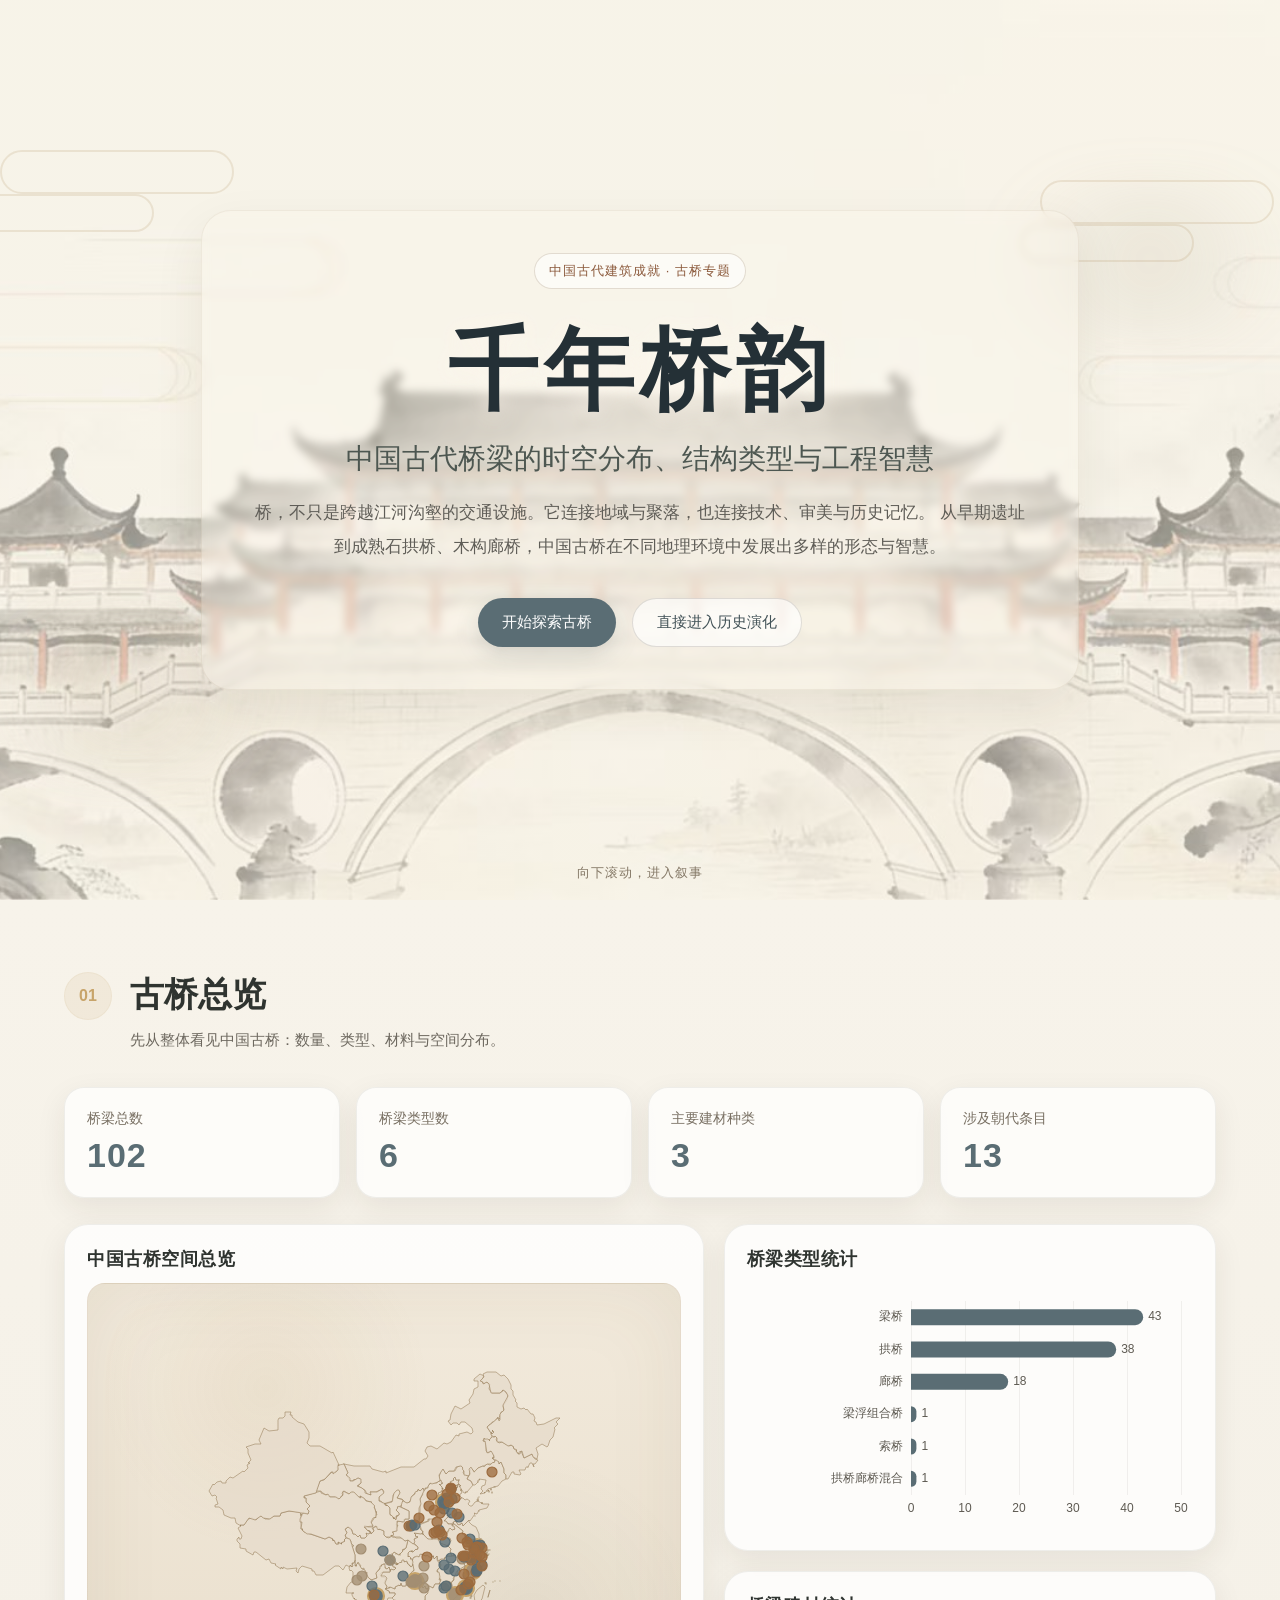
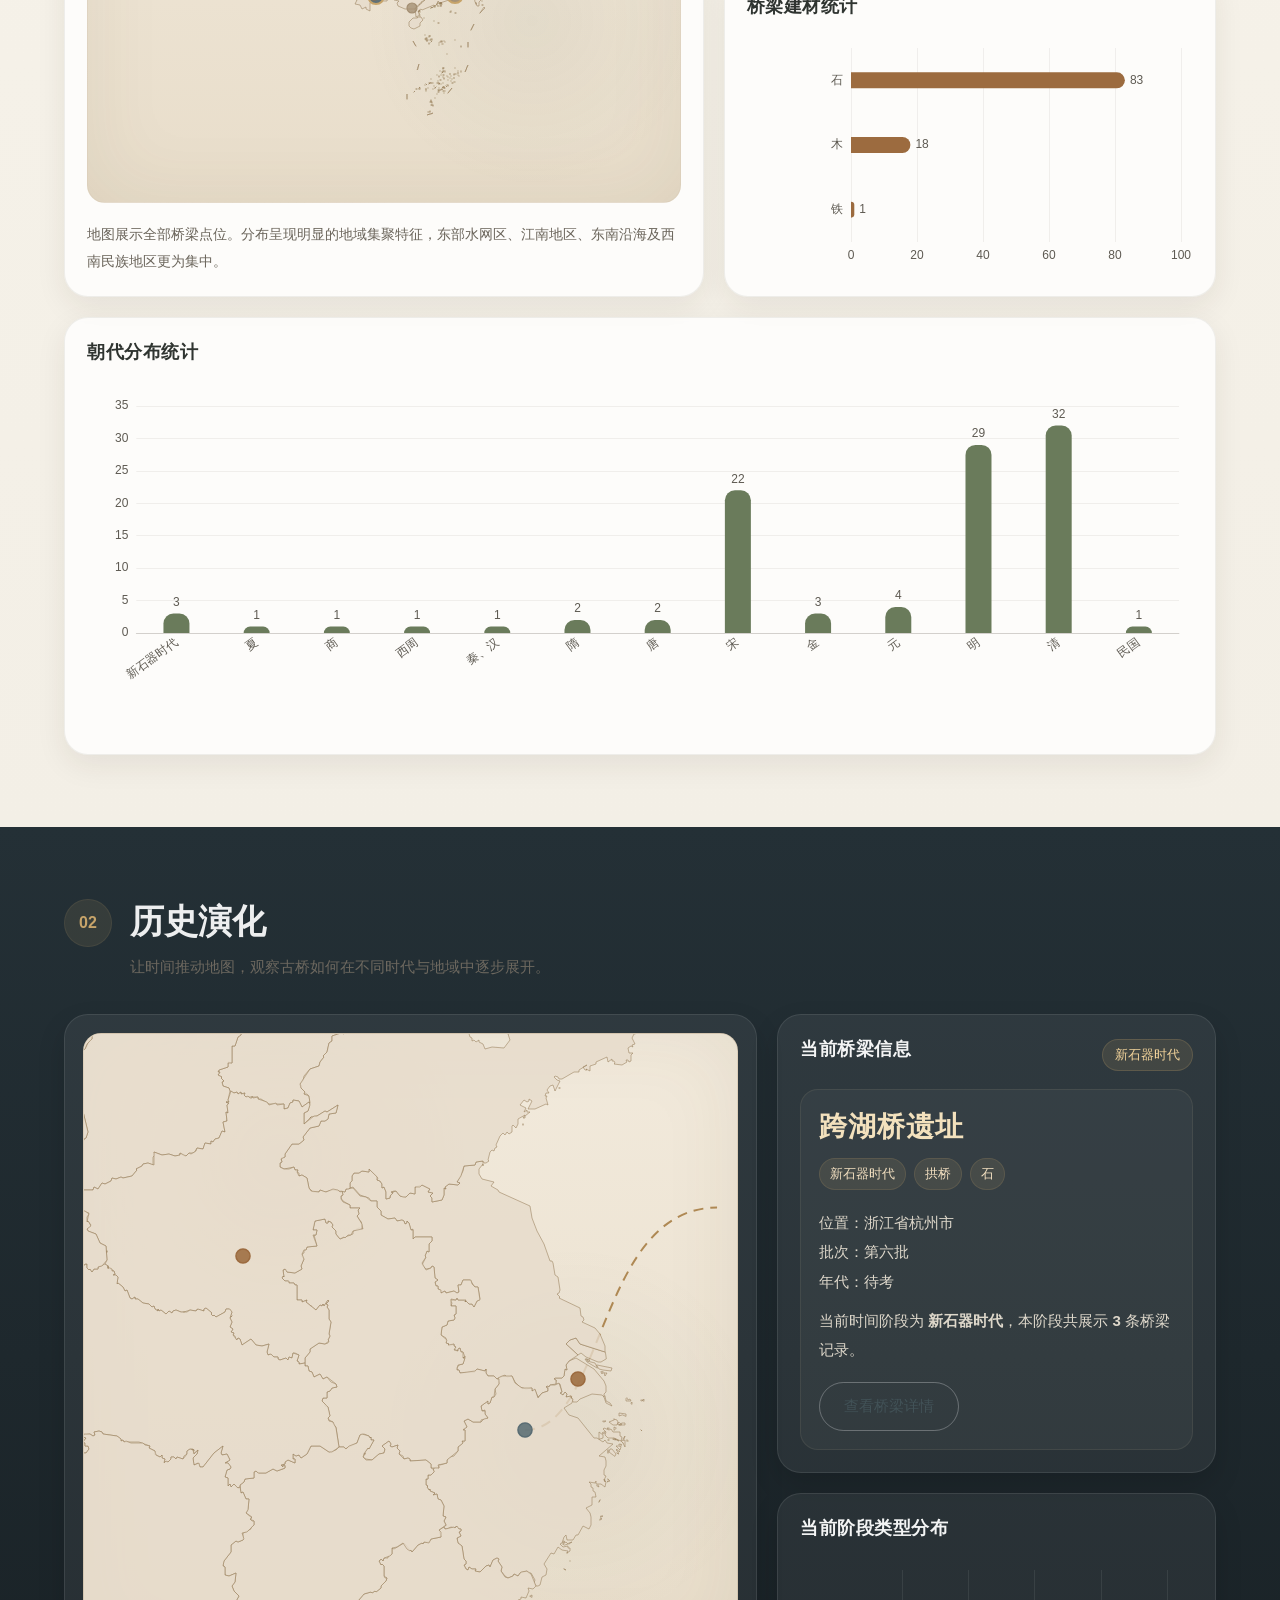
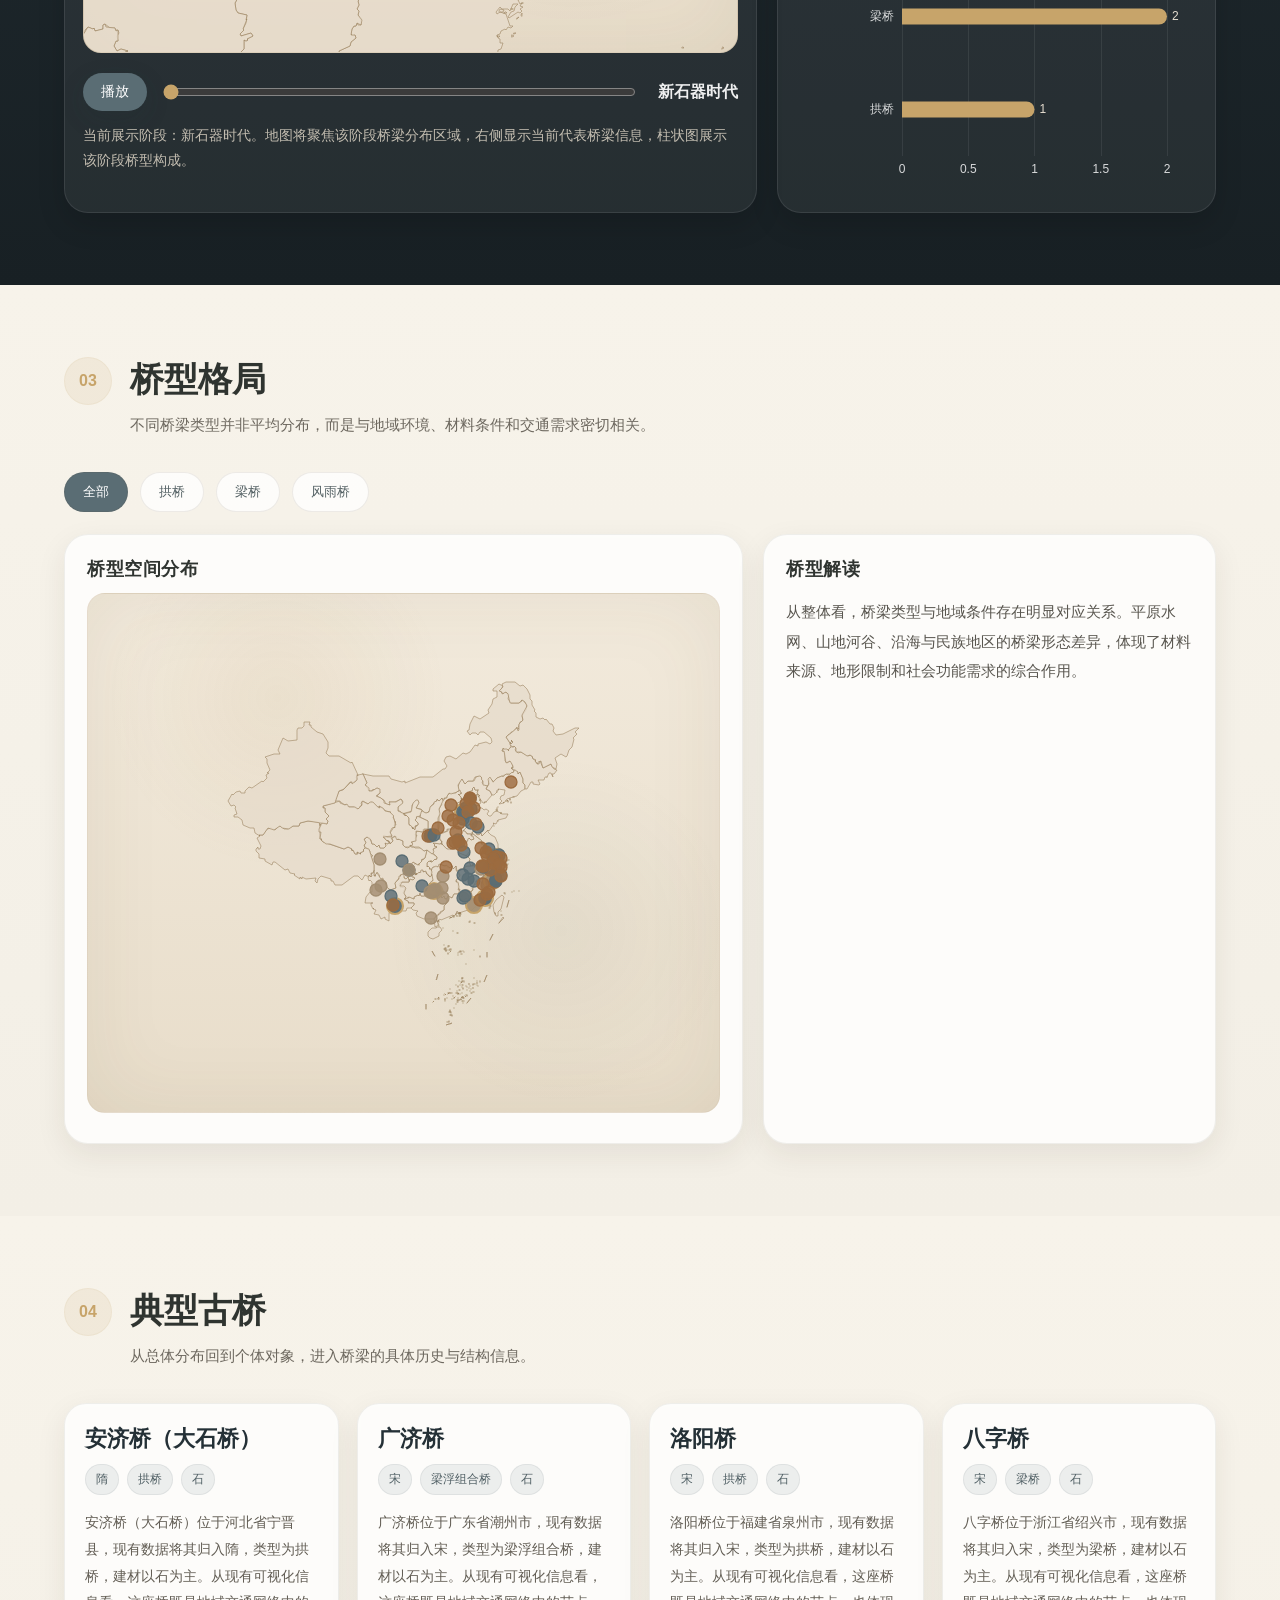
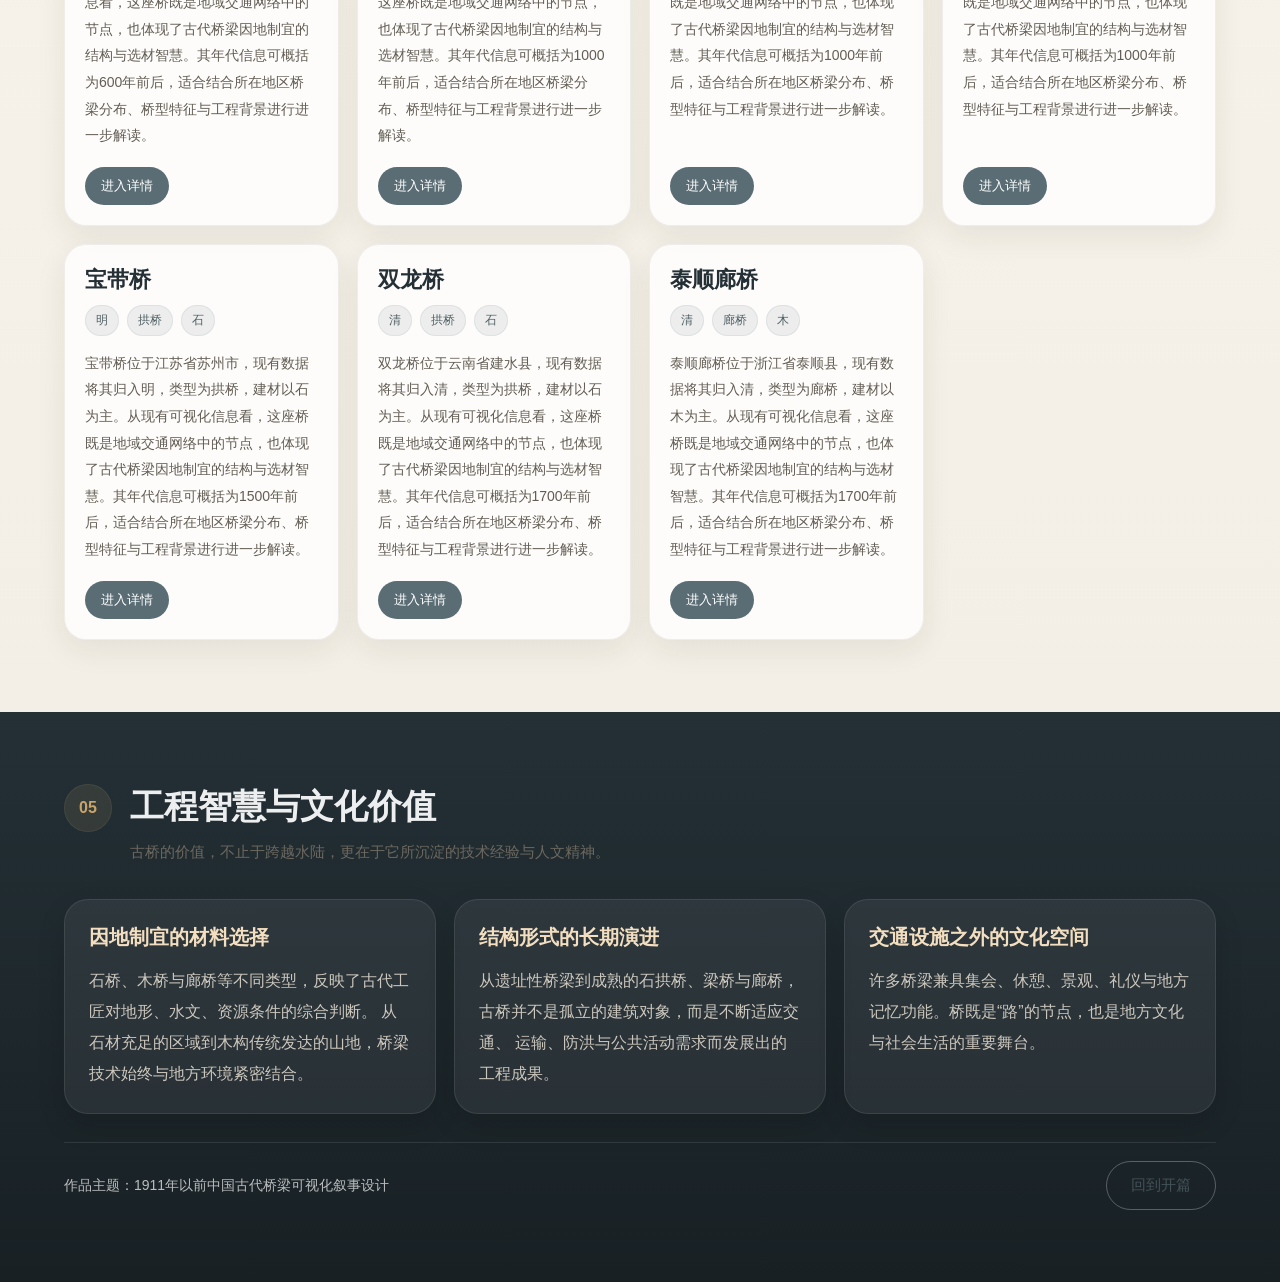
<file: index.html>
<!DOCTYPE html>
<html lang="zh-CN">
<head>
  <meta charset="UTF-8" />
  <meta name="viewport" content="width=device-width, initial-scale=1.0" />
  <title>千年桥韵：中国古代桥梁叙事可视化</title>
  <link rel="stylesheet" href="libs/leaflet/leaflet.css" />
  <link rel="stylesheet" href="css/style.css" />
</head>
<body>
  <div class="page-shell">
    <section class="hero section" id="hero">
        <div class="hero-bg"></div>
        <div class="hero-mist hero-mist-left"></div>
        <div class="hero-mist hero-mist-right"></div>
        <div class="hero-ornament hero-ornament-left"></div>
        <div class="hero-ornament hero-ornament-right"></div>

        <div class="hero-content">
            <div class="hero-kicker hero-animate hero-animate-1">中国古代建筑成就 · 古桥专题</div>
            <h1 class="hero-animate hero-animate-2">千年桥韵</h1>
            <h2 class="hero-animate hero-animate-3">中国古代桥梁的时空分布、结构类型与工程智慧</h2>
            <p class="hero-desc hero-animate hero-animate-4">
            桥，不只是跨越江河沟壑的交通设施。它连接地域与聚落，也连接技术、审美与历史记忆。
            从早期遗址到成熟石拱桥、木构廊桥，中国古桥在不同地理环境中发展出多样的形态与智慧。
            </p>
            <div class="hero-actions hero-animate hero-animate-5">
            <button class="primary-btn" id="startStoryBtn">开始探索古桥</button>
            <button class="ghost-btn" id="jumpTimelineBtn">直接进入历史演化</button>
            </div>
        </div>

        <div class="hero-scroll-tip hero-animate hero-animate-6">向下滚动，进入叙事</div>
    </section>

    <section class="section intro section-light" id="overview">
      <div class="section-head">
        <div class="section-index">01</div>
        <div>
          <h3>古桥总览</h3>
          <p>先从整体看见中国古桥：数量、类型、材料与空间分布。</p>
        </div>
      </div>

      <div class="overview-stats" id="overviewStats">
        <div class="stat-card">
          <div class="stat-label">桥梁总数</div>
          <div class="stat-value" id="totalCount">0</div>
        </div>
        <div class="stat-card">
          <div class="stat-label">桥梁类型数</div>
          <div class="stat-value" id="typeCount">0</div>
        </div>
        <div class="stat-card">
          <div class="stat-label">主要建材种类</div>
          <div class="stat-value" id="materialCount">0</div>
        </div>
        <div class="stat-card">
          <div class="stat-label">涉及朝代条目</div>
          <div class="stat-value" id="dynastyCount">0</div>
        </div>
      </div>

      <div class="overview-layout">
        <div class="overview-map-panel card">
          <div class="panel-title">中国古桥空间总览</div>
          <div id="overviewMap" class="map-box"></div>
          <div class="panel-note">
            地图展示全部桥梁点位。分布呈现明显的地域集聚特征，东部水网区、江南地区、东南沿海及西南民族地区更为集中。
          </div>
        </div>

        <div class="overview-chart-panel">
          <div class="chart-card card">
            <div class="panel-title">桥梁类型统计</div>
            <div id="typeChart" class="chart-box"></div>
          </div>
          <div class="chart-card card">
            <div class="panel-title">桥梁建材统计</div>
            <div id="materialChart" class="chart-box"></div>
          </div>
        </div>
      </div>

      <div class="wide-chart card">
        <div class="panel-title">朝代分布统计</div>
        <div id="dynastyChart" class="wide-chart-box"></div>
      </div>
    </section>

    <section class="section section-dark" id="timelineSection">
      <div class="section-head section-head-light">
        <div class="section-index">02</div>
        <div>
          <h3>历史演化</h3>
          <p>让时间推动地图，观察古桥如何在不同时代与地域中逐步展开。</p>
        </div>
      </div>

      <div class="timeline-layout">
        <div class="timeline-left card-dark">
          <div class="timeline-map-wrap" id="timelineMapWrap">
            <div id="timelineMap" class="timeline-map"></div>
            <svg id="timelineLinkLayer" class="timeline-link-layer"></svg>
          </div>

          <div class="timeline-controls">
            <button class="primary-btn small-btn" id="playPauseBtn">播放</button>
            <input type="range" id="timelineSlider" min="0" max="0" value="0" />
            <div class="timeline-current" id="timelineCurrentLabel">—</div>
          </div>

          <div class="timeline-caption" id="timelineCaption">
            拖动时间轴，或点击播放，观察不同时代桥梁的空间分布与类型变化。
          </div>
        </div>

        <div class="timeline-right">
          <div class="card-dark info-card">
            <div class="info-card-head">
              <div class="panel-title panel-title-light">当前桥梁信息</div>
              <div class="dynasty-badge" id="currentDynastyBadge">—</div>
            </div>
            <div id="bridgeInfoCard" class="bridge-info-card">
              <div class="empty-info">
                动画开始后，右侧会显示当前高亮桥梁的基础信息。
              </div>
            </div>
          </div>

          <div class="card-dark type-distribution-card">
            <div class="panel-title panel-title-light">当前阶段类型分布</div>
            <div id="timelineTypeChart" class="timeline-type-chart"></div>
          </div>
        </div>
      </div>
    </section>

    <section class="section section-light" id="typeSection">
      <div class="section-head">
        <div class="section-index">03</div>
        <div>
          <h3>桥型格局</h3>
          <p>不同桥梁类型并非平均分布，而是与地域环境、材料条件和交通需求密切相关。</p>
        </div>
      </div>

      <div class="type-filter-bar">
        <button class="filter-btn active" data-type="全部">全部</button>
        <button class="filter-btn" data-type="拱桥">拱桥</button>
        <button class="filter-btn" data-type="梁桥">梁桥</button>
        <button class="filter-btn" data-type="廊桥">风雨桥</button>
      </div>

      <div class="type-layout">
        <div class="card type-map-card">
          <div class="panel-title">桥型空间分布</div>
          <div id="typeMap" class="map-box"></div>
        </div>
        <div class="card type-text-card">
          <div class="panel-title">桥型解读</div>
          <div id="typeNarrative" class="type-narrative">
            请选择桥梁类型，查看其在中国空间上的分布特征与代表性意义。
          </div>
        </div>
      </div>
    </section>

    <section class="section section-light" id="featuredSection">
      <div class="section-head">
        <div class="section-index">04</div>
        <div>
          <h3>典型古桥</h3>
          <p>从总体分布回到个体对象，进入桥梁的具体历史与结构信息。</p>
        </div>
      </div>

      <div class="featured-grid" id="featuredGrid"></div>
    </section>

    <section class="section section-dark ending-section" id="ending">
      <div class="section-head section-head-light">
        <div class="section-index">05</div>
        <div>
          <h3>工程智慧与文化价值</h3>
          <p>古桥的价值，不止于跨越水陆，更在于它所沉淀的技术经验与人文精神。</p>
        </div>
      </div>

      <div class="ending-grid">
        <div class="card-dark ending-card">
          <h4>因地制宜的材料选择</h4>
          <p>
            石桥、木桥与廊桥等不同类型，反映了古代工匠对地形、水文、资源条件的综合判断。
            从石材充足的区域到木构传统发达的山地，桥梁技术始终与地方环境紧密结合。
          </p>
        </div>
        <div class="card-dark ending-card">
          <h4>结构形式的长期演进</h4>
          <p>
            从遗址性桥梁到成熟的石拱桥、梁桥与廊桥，古桥并不是孤立的建筑对象，而是不断适应交通、
            运输、防洪与公共活动需求而发展出的工程成果。
          </p>
        </div>
        <div class="card-dark ending-card">
          <h4>交通设施之外的文化空间</h4>
          <p>
            许多桥梁兼具集会、休憩、景观、礼仪与地方记忆功能。桥既是“路”的节点，也是地方文化与社会生活的重要舞台。
          </p>
        </div>
      </div>

      <div class="ending-footer">
        <div>作品主题：1911年以前中国古代桥梁可视化叙事设计</div>
        <button class="ghost-btn light-border" id="backToTopBtn">回到开篇</button>
      </div>
    </section>
  </div>

  <script src="libs/leaflet/leaflet.js"></script>
  <script src="libs/echarts/echarts.min.js"></script>
  <script src="js/bridges_data.js"></script>
  <script src="js/main.js"></script>
</body>
</html>
</file>
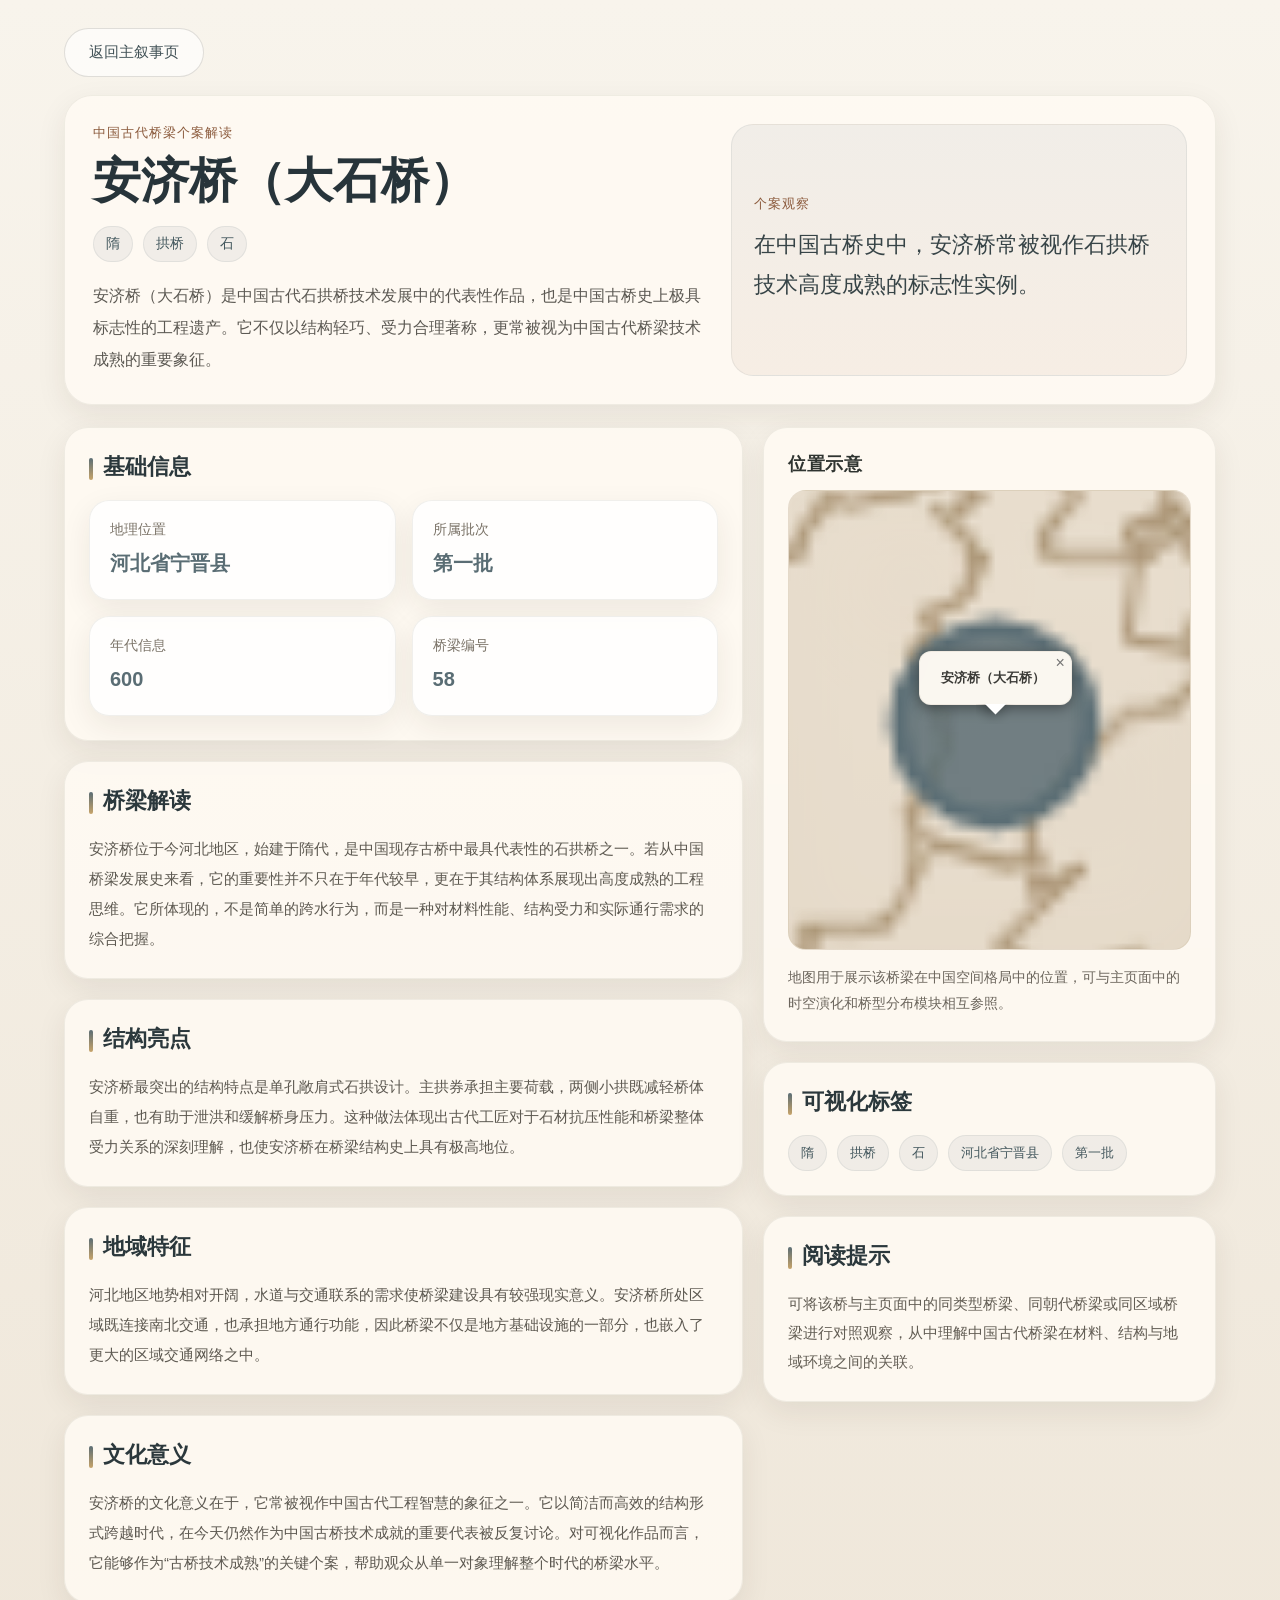
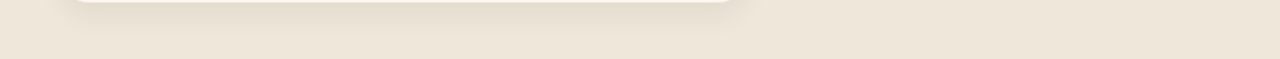
<file: bridge_detail.html>
<!DOCTYPE html>
<html lang="zh-CN">
<head>
  <meta charset="UTF-8" />
  <meta name="viewport" content="width=device-width, initial-scale=1.0" />
  <title>古桥详情</title>
  <link rel="stylesheet" href="libs/leaflet/leaflet.css" />
  <link rel="stylesheet" href="css/style.css" />
</head>
<body class="detail-body">
  <div class="detail-page">
    <div class="detail-topbar">
      <button class="ghost-btn" id="backHomeBtn">返回主叙事页</button>
    </div>

    <section class="detail-hero-card fade-in-up">
      <div class="detail-hero-left">
        <div class="detail-kicker">中国古代桥梁个案解读</div>
        <h1 id="detailName">桥梁名称</h1>
        <div class="detail-tags">
          <span class="detail-tag" id="detailDynasty">—</span>
          <span class="detail-tag" id="detailType">—</span>
          <span class="detail-tag" id="detailMaterial">—</span>
        </div>
        <p class="detail-summary" id="detailSummary">
          这里将展示该桥梁的总体解读。
        </p>
      </div>
      <div class="detail-hero-right">
        <div class="detail-quote-box">
          <div class="detail-quote-label">个案观察</div>
          <div class="detail-quote-text" id="detailQuote">
            桥梁不仅跨越河流，也连接技术、地方经验与历史记忆。
          </div>
        </div>
      </div>
    </section>

    <div class="detail-layout">
      <div class="detail-main">
        <section class="detail-section-card fade-in-up">
          <div class="detail-section-title">基础信息</div>
          <div class="detail-info-grid">
            <div class="detail-info-card">
              <div class="detail-info-label">地理位置</div>
              <div class="detail-info-value" id="detailLocation">—</div>
            </div>
            <div class="detail-info-card">
              <div class="detail-info-label">所属批次</div>
              <div class="detail-info-value" id="detailBatch">—</div>
            </div>
            <div class="detail-info-card">
              <div class="detail-info-label">年代信息</div>
              <div class="detail-info-value" id="detailYear">—</div>
            </div>
            <div class="detail-info-card">
              <div class="detail-info-label">桥梁编号</div>
              <div class="detail-info-value" id="detailId">—</div>
            </div>
          </div>
        </section>

        <section class="detail-section-card fade-in-up">
          <div class="detail-section-title">桥梁解读</div>
          <div class="detail-paragraph" id="detailNarrative"></div>
        </section>

        <section class="detail-section-card fade-in-up">
          <div class="detail-section-title">结构亮点</div>
          <div class="detail-paragraph" id="detailStructure"></div>
        </section>

        <section class="detail-section-card fade-in-up">
          <div class="detail-section-title">地域特征</div>
          <div class="detail-paragraph" id="detailRegion"></div>
        </section>

        <section class="detail-section-card fade-in-up">
          <div class="detail-section-title">文化意义</div>
          <div class="detail-paragraph" id="detailCulture"></div>
        </section>
      </div>

      <div class="detail-side">
        <section class="detail-map-card fade-in-up">
          <div class="panel-title">位置示意</div>
          <div id="detailMap" class="detail-map"></div>
          <div class="detail-map-note">
            地图用于展示该桥梁在中国空间格局中的位置，可与主页面中的时空演化和桥型分布模块相互参照。
          </div>
        </section>

        <section class="detail-side-card fade-in-up">
          <div class="detail-section-title">可视化标签</div>
          <div class="detail-side-tags" id="detailSideTags"></div>
        </section>

        <section class="detail-side-card fade-in-up">
          <div class="detail-section-title">阅读提示</div>
          <div class="detail-reading-note">
            可将该桥与主页面中的同类型桥梁、同朝代桥梁或同区域桥梁进行对照观察，从中理解中国古代桥梁在材料、结构与地域环境之间的关联。
          </div>
        </section>
      </div>
    </div>
  </div>

  <script src="libs/leaflet/leaflet.js"></script>
  <script src="js/bridges_data.js"></script>
  <script src="js/detail.js"></script>
</body>
</html>
</file>
<file: libs/leaflet/leaflet.css>
/* required styles */

.leaflet-pane,
.leaflet-tile,
.leaflet-marker-icon,
.leaflet-marker-shadow,
.leaflet-tile-container,
.leaflet-pane > svg,
.leaflet-pane > canvas,
.leaflet-zoom-box,
.leaflet-image-layer,
.leaflet-layer {
	position: absolute;
	left: 0;
	top: 0;
	}
.leaflet-container {
	overflow: hidden;
	}
.leaflet-tile,
.leaflet-marker-icon,
.leaflet-marker-shadow {
	-webkit-user-select: none;
	   -moz-user-select: none;
	        user-select: none;
	  -webkit-user-drag: none;
	}
/* Prevents IE11 from highlighting tiles in blue */
.leaflet-tile::selection {
	background: transparent;
}
/* Safari renders non-retina tile on retina better with this, but Chrome is worse */
.leaflet-safari .leaflet-tile {
	image-rendering: -webkit-optimize-contrast;
	}
/* hack that prevents hw layers "stretching" when loading new tiles */
.leaflet-safari .leaflet-tile-container {
	width: 1600px;
	height: 1600px;
	-webkit-transform-origin: 0 0;
	}
.leaflet-marker-icon,
.leaflet-marker-shadow {
	display: block;
	}
/* .leaflet-container svg: reset svg max-width decleration shipped in Joomla! (joomla.org) 3.x */
/* .leaflet-container img: map is broken in FF if you have max-width: 100% on tiles */
.leaflet-container .leaflet-overlay-pane svg {
	max-width: none !important;
	max-height: none !important;
	}
.leaflet-container .leaflet-marker-pane img,
.leaflet-container .leaflet-shadow-pane img,
.leaflet-container .leaflet-tile-pane img,
.leaflet-container img.leaflet-image-layer,
.leaflet-container .leaflet-tile {
	max-width: none !important;
	max-height: none !important;
	width: auto;
	padding: 0;
	}

.leaflet-container img.leaflet-tile {
	/* See: https://bugs.chromium.org/p/chromium/issues/detail?id=600120 */
	mix-blend-mode: plus-lighter;
}

.leaflet-container.leaflet-touch-zoom {
	-ms-touch-action: pan-x pan-y;
	touch-action: pan-x pan-y;
	}
.leaflet-container.leaflet-touch-drag {
	-ms-touch-action: pinch-zoom;
	/* Fallback for FF which doesn't support pinch-zoom */
	touch-action: none;
	touch-action: pinch-zoom;
}
.leaflet-container.leaflet-touch-drag.leaflet-touch-zoom {
	-ms-touch-action: none;
	touch-action: none;
}
.leaflet-container {
	-webkit-tap-highlight-color: transparent;
}
.leaflet-container a {
	-webkit-tap-highlight-color: rgba(51, 181, 229, 0.4);
}
.leaflet-tile {
	filter: inherit;
	visibility: hidden;
	}
.leaflet-tile-loaded {
	visibility: inherit;
	}
.leaflet-zoom-box {
	width: 0;
	height: 0;
	-moz-box-sizing: border-box;
	     box-sizing: border-box;
	z-index: 800;
	}
/* workaround for https://bugzilla.mozilla.org/show_bug.cgi?id=888319 */
.leaflet-overlay-pane svg {
	-moz-user-select: none;
	}

.leaflet-pane         { z-index: 400; }

.leaflet-tile-pane    { z-index: 200; }
.leaflet-overlay-pane { z-index: 400; }
.leaflet-shadow-pane  { z-index: 500; }
.leaflet-marker-pane  { z-index: 600; }
.leaflet-tooltip-pane   { z-index: 650; }
.leaflet-popup-pane   { z-index: 700; }

.leaflet-map-pane canvas { z-index: 100; }
.leaflet-map-pane svg    { z-index: 200; }

.leaflet-vml-shape {
	width: 1px;
	height: 1px;
	}
.lvml {
	behavior: url(#default#VML);
	display: inline-block;
	position: absolute;
	}


/* control positioning */

.leaflet-control {
	position: relative;
	z-index: 800;
	pointer-events: visiblePainted; /* IE 9-10 doesn't have auto */
	pointer-events: auto;
	}
.leaflet-top,
.leaflet-bottom {
	position: absolute;
	z-index: 1000;
	pointer-events: none;
	}
.leaflet-top {
	top: 0;
	}
.leaflet-right {
	right: 0;
	}
.leaflet-bottom {
	bottom: 0;
	}
.leaflet-left {
	left: 0;
	}
.leaflet-control {
	float: left;
	clear: both;
	}
.leaflet-right .leaflet-control {
	float: right;
	}
.leaflet-top .leaflet-control {
	margin-top: 10px;
	}
.leaflet-bottom .leaflet-control {
	margin-bottom: 10px;
	}
.leaflet-left .leaflet-control {
	margin-left: 10px;
	}
.leaflet-right .leaflet-control {
	margin-right: 10px;
	}


/* zoom and fade animations */

.leaflet-fade-anim .leaflet-popup {
	opacity: 0;
	-webkit-transition: opacity 0.2s linear;
	   -moz-transition: opacity 0.2s linear;
	        transition: opacity 0.2s linear;
	}
.leaflet-fade-anim .leaflet-map-pane .leaflet-popup {
	opacity: 1;
	}
.leaflet-zoom-animated {
	-webkit-transform-origin: 0 0;
	    -ms-transform-origin: 0 0;
	        transform-origin: 0 0;
	}
svg.leaflet-zoom-animated {
	will-change: transform;
}

.leaflet-zoom-anim .leaflet-zoom-animated {
	-webkit-transition: -webkit-transform 0.25s cubic-bezier(0,0,0.25,1);
	   -moz-transition:    -moz-transform 0.25s cubic-bezier(0,0,0.25,1);
	        transition:         transform 0.25s cubic-bezier(0,0,0.25,1);
	}
.leaflet-zoom-anim .leaflet-tile,
.leaflet-pan-anim .leaflet-tile {
	-webkit-transition: none;
	   -moz-transition: none;
	        transition: none;
	}

.leaflet-zoom-anim .leaflet-zoom-hide {
	visibility: hidden;
	}


/* cursors */

.leaflet-interactive {
	cursor: pointer;
	}
.leaflet-grab {
	cursor: -webkit-grab;
	cursor:    -moz-grab;
	cursor:         grab;
	}
.leaflet-crosshair,
.leaflet-crosshair .leaflet-interactive {
	cursor: crosshair;
	}
.leaflet-popup-pane,
.leaflet-control {
	cursor: auto;
	}
.leaflet-dragging .leaflet-grab,
.leaflet-dragging .leaflet-grab .leaflet-interactive,
.leaflet-dragging .leaflet-marker-draggable {
	cursor: move;
	cursor: -webkit-grabbing;
	cursor:    -moz-grabbing;
	cursor:         grabbing;
	}

/* marker & overlays interactivity */
.leaflet-marker-icon,
.leaflet-marker-shadow,
.leaflet-image-layer,
.leaflet-pane > svg path,
.leaflet-tile-container {
	pointer-events: none;
	}

.leaflet-marker-icon.leaflet-interactive,
.leaflet-image-layer.leaflet-interactive,
.leaflet-pane > svg path.leaflet-interactive,
svg.leaflet-image-layer.leaflet-interactive path {
	pointer-events: visiblePainted; /* IE 9-10 doesn't have auto */
	pointer-events: auto;
	}

/* visual tweaks */

.leaflet-container {
	background: #ddd;
	outline-offset: 1px;
	}
.leaflet-container a {
	color: #0078A8;
	}
.leaflet-zoom-box {
	border: 2px dotted #38f;
	background: rgba(255,255,255,0.5);
	}


/* general typography */
.leaflet-container {
	font-family: "Helvetica Neue", Arial, Helvetica, sans-serif;
	font-size: 12px;
	font-size: 0.75rem;
	line-height: 1.5;
	}


/* general toolbar styles */

.leaflet-bar {
	box-shadow: 0 1px 5px rgba(0,0,0,0.65);
	border-radius: 4px;
	}
.leaflet-bar a {
	background-color: #fff;
	border-bottom: 1px solid #ccc;
	width: 26px;
	height: 26px;
	line-height: 26px;
	display: block;
	text-align: center;
	text-decoration: none;
	color: black;
	}
.leaflet-bar a,
.leaflet-control-layers-toggle {
	background-position: 50% 50%;
	background-repeat: no-repeat;
	display: block;
	}
.leaflet-bar a:hover,
.leaflet-bar a:focus {
	background-color: #f4f4f4;
	}
.leaflet-bar a:first-child {
	border-top-left-radius: 4px;
	border-top-right-radius: 4px;
	}
.leaflet-bar a:last-child {
	border-bottom-left-radius: 4px;
	border-bottom-right-radius: 4px;
	border-bottom: none;
	}
.leaflet-bar a.leaflet-disabled {
	cursor: default;
	background-color: #f4f4f4;
	color: #bbb;
	}

.leaflet-touch .leaflet-bar a {
	width: 30px;
	height: 30px;
	line-height: 30px;
	}
.leaflet-touch .leaflet-bar a:first-child {
	border-top-left-radius: 2px;
	border-top-right-radius: 2px;
	}
.leaflet-touch .leaflet-bar a:last-child {
	border-bottom-left-radius: 2px;
	border-bottom-right-radius: 2px;
	}

/* zoom control */

.leaflet-control-zoom-in,
.leaflet-control-zoom-out {
	font: bold 18px 'Lucida Console', Monaco, monospace;
	text-indent: 1px;
	}

.leaflet-touch .leaflet-control-zoom-in, .leaflet-touch .leaflet-control-zoom-out  {
	font-size: 22px;
	}


/* layers control */

.leaflet-control-layers {
	box-shadow: 0 1px 5px rgba(0,0,0,0.4);
	background: #fff;
	border-radius: 5px;
	}
.leaflet-control-layers-toggle {
	background-image: url(images/layers.png);
	width: 36px;
	height: 36px;
	}
.leaflet-retina .leaflet-control-layers-toggle {
	background-image: url(images/layers-2x.png);
	background-size: 26px 26px;
	}
.leaflet-touch .leaflet-control-layers-toggle {
	width: 44px;
	height: 44px;
	}
.leaflet-control-layers .leaflet-control-layers-list,
.leaflet-control-layers-expanded .leaflet-control-layers-toggle {
	display: none;
	}
.leaflet-control-layers-expanded .leaflet-control-layers-list {
	display: block;
	position: relative;
	}
.leaflet-control-layers-expanded {
	padding: 6px 10px 6px 6px;
	color: #333;
	background: #fff;
	}
.leaflet-control-layers-scrollbar {
	overflow-y: scroll;
	overflow-x: hidden;
	padding-right: 5px;
	}
.leaflet-control-layers-selector {
	margin-top: 2px;
	position: relative;
	top: 1px;
	}
.leaflet-control-layers label {
	display: block;
	font-size: 13px;
	font-size: 1.08333em;
	}
.leaflet-control-layers-separator {
	height: 0;
	border-top: 1px solid #ddd;
	margin: 5px -10px 5px -6px;
	}

/* Default icon URLs */
.leaflet-default-icon-path { /* used only in path-guessing heuristic, see L.Icon.Default */
	background-image: url(images/marker-icon.png);
	}


/* attribution and scale controls */

.leaflet-container .leaflet-control-attribution {
	background: #fff;
	background: rgba(255, 255, 255, 0.8);
	margin: 0;
	}
.leaflet-control-attribution,
.leaflet-control-scale-line {
	padding: 0 5px;
	color: #333;
	line-height: 1.4;
	}
.leaflet-control-attribution a {
	text-decoration: none;
	}
.leaflet-control-attribution a:hover,
.leaflet-control-attribution a:focus {
	text-decoration: underline;
	}
.leaflet-attribution-flag {
	display: inline !important;
	vertical-align: baseline !important;
	width: 1em;
	height: 0.6669em;
	}
.leaflet-left .leaflet-control-scale {
	margin-left: 5px;
	}
.leaflet-bottom .leaflet-control-scale {
	margin-bottom: 5px;
	}
.leaflet-control-scale-line {
	border: 2px solid #777;
	border-top: none;
	line-height: 1.1;
	padding: 2px 5px 1px;
	white-space: nowrap;
	-moz-box-sizing: border-box;
	     box-sizing: border-box;
	background: rgba(255, 255, 255, 0.8);
	text-shadow: 1px 1px #fff;
	}
.leaflet-control-scale-line:not(:first-child) {
	border-top: 2px solid #777;
	border-bottom: none;
	margin-top: -2px;
	}
.leaflet-control-scale-line:not(:first-child):not(:last-child) {
	border-bottom: 2px solid #777;
	}

.leaflet-touch .leaflet-control-attribution,
.leaflet-touch .leaflet-control-layers,
.leaflet-touch .leaflet-bar {
	box-shadow: none;
	}
.leaflet-touch .leaflet-control-layers,
.leaflet-touch .leaflet-bar {
	border: 2px solid rgba(0,0,0,0.2);
	background-clip: padding-box;
	}


/* popup */

.leaflet-popup {
	position: absolute;
	text-align: center;
	margin-bottom: 20px;
	}
.leaflet-popup-content-wrapper {
	padding: 1px;
	text-align: left;
	border-radius: 12px;
	}
.leaflet-popup-content {
	margin: 13px 24px 13px 20px;
	line-height: 1.3;
	font-size: 13px;
	font-size: 1.08333em;
	min-height: 1px;
	}
.leaflet-popup-content p {
	margin: 17px 0;
	margin: 1.3em 0;
	}
.leaflet-popup-tip-container {
	width: 40px;
	height: 20px;
	position: absolute;
	left: 50%;
	margin-top: -1px;
	margin-left: -20px;
	overflow: hidden;
	pointer-events: none;
	}
.leaflet-popup-tip {
	width: 17px;
	height: 17px;
	padding: 1px;

	margin: -10px auto 0;
	pointer-events: auto;

	-webkit-transform: rotate(45deg);
	   -moz-transform: rotate(45deg);
	    -ms-transform: rotate(45deg);
	        transform: rotate(45deg);
	}
.leaflet-popup-content-wrapper,
.leaflet-popup-tip {
	background: white;
	color: #333;
	box-shadow: 0 3px 14px rgba(0,0,0,0.4);
	}
.leaflet-container a.leaflet-popup-close-button {
	position: absolute;
	top: 0;
	right: 0;
	border: none;
	text-align: center;
	width: 24px;
	height: 24px;
	font: 16px/24px Tahoma, Verdana, sans-serif;
	color: #757575;
	text-decoration: none;
	background: transparent;
	}
.leaflet-container a.leaflet-popup-close-button:hover,
.leaflet-container a.leaflet-popup-close-button:focus {
	color: #585858;
	}
.leaflet-popup-scrolled {
	overflow: auto;
	}

.leaflet-oldie .leaflet-popup-content-wrapper {
	-ms-zoom: 1;
	}
.leaflet-oldie .leaflet-popup-tip {
	width: 24px;
	margin: 0 auto;

	-ms-filter: "progid:DXImageTransform.Microsoft.Matrix(M11=0.70710678, M12=0.70710678, M21=-0.70710678, M22=0.70710678)";
	filter: progid:DXImageTransform.Microsoft.Matrix(M11=0.70710678, M12=0.70710678, M21=-0.70710678, M22=0.70710678);
	}

.leaflet-oldie .leaflet-control-zoom,
.leaflet-oldie .leaflet-control-layers,
.leaflet-oldie .leaflet-popup-content-wrapper,
.leaflet-oldie .leaflet-popup-tip {
	border: 1px solid #999;
	}


/* div icon */

.leaflet-div-icon {
	background: #fff;
	border: 1px solid #666;
	}


/* Tooltip */
/* Base styles for the element that has a tooltip */
.leaflet-tooltip {
	position: absolute;
	padding: 6px;
	background-color: #fff;
	border: 1px solid #fff;
	border-radius: 3px;
	color: #222;
	white-space: nowrap;
	-webkit-user-select: none;
	-moz-user-select: none;
	-ms-user-select: none;
	user-select: none;
	pointer-events: none;
	box-shadow: 0 1px 3px rgba(0,0,0,0.4);
	}
.leaflet-tooltip.leaflet-interactive {
	cursor: pointer;
	pointer-events: auto;
	}
.leaflet-tooltip-top:before,
.leaflet-tooltip-bottom:before,
.leaflet-tooltip-left:before,
.leaflet-tooltip-right:before {
	position: absolute;
	pointer-events: none;
	border: 6px solid transparent;
	background: transparent;
	content: "";
	}

/* Directions */

.leaflet-tooltip-bottom {
	margin-top: 6px;
}
.leaflet-tooltip-top {
	margin-top: -6px;
}
.leaflet-tooltip-bottom:before,
.leaflet-tooltip-top:before {
	left: 50%;
	margin-left: -6px;
	}
.leaflet-tooltip-top:before {
	bottom: 0;
	margin-bottom: -12px;
	border-top-color: #fff;
	}
.leaflet-tooltip-bottom:before {
	top: 0;
	margin-top: -12px;
	margin-left: -6px;
	border-bottom-color: #fff;
	}
.leaflet-tooltip-left {
	margin-left: -6px;
}
.leaflet-tooltip-right {
	margin-left: 6px;
}
.leaflet-tooltip-left:before,
.leaflet-tooltip-right:before {
	top: 50%;
	margin-top: -6px;
	}
.leaflet-tooltip-left:before {
	right: 0;
	margin-right: -12px;
	border-left-color: #fff;
	}
.leaflet-tooltip-right:before {
	left: 0;
	margin-left: -12px;
	border-right-color: #fff;
	}

/* Printing */

@media print {
	/* Prevent printers from removing background-images of controls. */
	.leaflet-control {
		-webkit-print-color-adjust: exact;
		print-color-adjust: exact;
		}
	}
</file>
<file: css/style.css>
:root {
  --bg: #f5f1e8;
  --bg-deep: #d9cfbd;
  --ink: #2f3430;
  --sub-ink: #6d685f;
  --line: rgba(70, 61, 49, 0.16);
  --deep: #27343a;
  --deep-2: #1d2528;
  --light: #fbf8f1;
  --gold: #a88447;
  --green: #52685b;
  --accent: #8b5a3c;
  --card-shadow: 0 10px 30px rgba(53, 43, 31, 0.08);
}

* {
  box-sizing: border-box;
}

html {
  scroll-behavior: smooth;
}

body {
  margin: 0;
  font-family: "Microsoft YaHei", "PingFang SC", "Helvetica Neue", Arial, sans-serif;
  color: var(--ink);
  background: var(--bg);
}

.page-shell {
  width: 100%;
  overflow-x: hidden;
}

.section {
  position: relative;
  padding: 72px 5vw;
}

.section-light {
  background: linear-gradient(180deg, #f7f3ea 0%, #f3efe6 100%);
}

.section-dark {
  background: linear-gradient(180deg, #243036 0%, #182024 100%);
  color: rgba(255, 255, 255, 0.92);
}

.hero {
  min-height: 100vh;
  display: flex;
  align-items: center;
  padding-top: 0;
  padding-bottom: 0;
  overflow: hidden;
  background:
    radial-gradient(circle at 20% 20%, rgba(168, 132, 71, 0.16), transparent 28%),
    radial-gradient(circle at 80% 35%, rgba(82, 104, 91, 0.14), transparent 32%),
    linear-gradient(180deg, #f7f2e8 0%, #eee4d1 100%);
}

.hero-bg {
  position: absolute;
  inset: 0;
  pointer-events: none;
  background:
    linear-gradient(rgba(247, 242, 232, 0.62), rgba(247, 242, 232, 0.72)),
    url("../assets/images/hero-bg.jpg") center center / cover no-repeat;
  opacity: 1;
}

.hero-content {
  position: relative;
  z-index: 1;
  max-width: 860px;
  margin: 0 auto;
  text-align: center;
}

.hero-kicker {
  display: inline-block;
  padding: 8px 14px;
  border: 1px solid rgba(120, 95, 55, 0.22);
  border-radius: 999px;
  font-size: 13px;
  letter-spacing: 1px;
  color: var(--accent);
  background: rgba(255,255,255,0.55);
}

.hero h1 {
  margin: 22px 0 8px;
  font-size: clamp(52px, 7vw, 92px);
  font-weight: 700;
  letter-spacing: 4px;
  color: #243036;
}

.hero h2 {
  margin: 0 0 18px;
  font-weight: 500;
  font-size: clamp(18px, 2.2vw, 28px);
  color: #4c564f;
}

.hero-desc {
  max-width: 760px;
  margin: 0 auto;
  font-size: 17px;
  line-height: 1.95;
  color: #5c5b57;
}

.hero-actions {
  margin-top: 34px;
  display: flex;
  justify-content: center;
  gap: 16px;
  flex-wrap: wrap;
}

.hero-scroll-tip {
  position: absolute;
  bottom: 18px;
  width: 100%;
  text-align: center;
  font-size: 13px;
  letter-spacing: 1px;
  color: #847866;
}

.primary-btn,
.ghost-btn {
  border: none;
  cursor: pointer;
  transition: 0.25s ease;
  font-size: 15px;
}

.primary-btn {
  background: #33484d;
  color: white;
  padding: 14px 24px;
  border-radius: 999px;
  box-shadow: 0 8px 24px rgba(33, 47, 51, 0.16);
}

.primary-btn:hover {
  transform: translateY(-1px);
  background: #2b3e43;
}

.ghost-btn {
  background: rgba(255,255,255,0.65);
  color: #344347;
  padding: 14px 24px;
  border-radius: 999px;
  border: 1px solid rgba(70, 61, 49, 0.16);
}

.ghost-btn:hover {
  background: rgba(255,255,255,0.9);
}

.small-btn {
  padding: 10px 18px;
  font-size: 14px;
}

.light-border {
  border-color: rgba(255,255,255,0.28);
  color: rgba(255,255,255,0.92);
  background: transparent;
}

.section-head {
  display: flex;
  align-items: flex-start;
  gap: 18px;
  margin-bottom: 34px;
}

.section-head-light h3,
.section-head-light p {
  color: rgba(255,255,255,0.92);
}

.section-index {
  flex-shrink: 0;
  width: 48px;
  height: 48px;
  border-radius: 50%;
  background: rgba(168, 132, 71, 0.12);
  color: var(--gold);
  display: flex;
  align-items: center;
  justify-content: center;
  font-weight: 700;
}

.section-head h3 {
  margin: 0 0 8px;
  font-size: 34px;
}

.section-head p {
  margin: 0;
  font-size: 15px;
  color: var(--sub-ink);
  line-height: 1.8;
}

.card,
.card-dark {
  border-radius: 24px;
  overflow: hidden;
}

.card {
  background: rgba(255,255,255,0.78);
  border: 1px solid rgba(72, 61, 44, 0.08);
  box-shadow: var(--card-shadow);
}

.card-dark {
  background: rgba(255,255,255,0.06);
  border: 1px solid rgba(255,255,255,0.09);
  box-shadow: 0 12px 28px rgba(0, 0, 0, 0.14);
}

.panel-title,
.panel-title-light {
  font-size: 18px;
  font-weight: 700;
  margin-bottom: 12px;
}

.panel-title-light {
  color: rgba(255,255,255,0.95);
}

.panel-note {
  padding: 0 22px 22px;
  font-size: 14px;
  line-height: 1.9;
  color: #6a645a;
}

.overview-stats {
  display: grid;
  grid-template-columns: repeat(4, minmax(0, 1fr));
  gap: 16px;
  margin-bottom: 26px;
}

.stat-card {
  background: rgba(255,255,255,0.72);
  border: 1px solid rgba(72, 61, 44, 0.08);
  border-radius: 20px;
  padding: 22px;
  box-shadow: var(--card-shadow);
}

.stat-label {
  font-size: 14px;
  color: #786f62;
  margin-bottom: 8px;
}

.stat-value {
  font-size: 34px;
  font-weight: 700;
  color: #2e3c40;
}

.overview-layout {
  display: grid;
  grid-template-columns: 1.3fr 1fr;
  gap: 20px;
  align-items: stretch;
}

.overview-map-panel {
  display: flex;
  flex-direction: column;
}

.overview-map-panel .panel-title,
.chart-card .panel-title,
.wide-chart .panel-title,
.type-map-card .panel-title,
.type-text-card .panel-title,
.detail-map-card .panel-title {
  padding: 22px 22px 0;
}

.map-box {
  height: 520px;
  margin: 0 22px 18px;
  border-radius: 18px;
  overflow: hidden;
  border: 1px solid rgba(72, 61, 44, 0.08);
}

.overview-chart-panel {
  display: grid;
  gap: 20px;
}

.chart-card {
  min-height: 250px;
}

.chart-box {
  height: 250px;
  margin: 0 10px 10px;
}

.wide-chart {
  margin-top: 20px;
}

.wide-chart-box {
  height: 360px;
  margin: 0 12px 18px;
}

.timeline-layout {
  display: grid;
  grid-template-columns: 1.5fr 0.95fr;
  gap: 20px;
}

.timeline-left {
  padding: 18px;
}

.timeline-map-wrap {
  position: relative;
  width: 100%;
  height: 620px;
  border-radius: 18px;
  overflow: hidden;
  background: rgba(255,255,255,0.05);
}

.timeline-map {
  width: 100%;
  height: 100%;
}

.timeline-link-layer {
  position: absolute;
  inset: 0;
  pointer-events: none;
  width: 100%;
  height: 100%;
  overflow: visible;
}

.timeline-controls {
  display: grid;
  grid-template-columns: auto 1fr auto;
  gap: 14px;
  align-items: center;
  margin-top: 18px;
}

.timeline-controls input[type="range"] {
  width: 100%;
}

.timeline-current {
  min-width: 90px;
  text-align: right;
  color: rgba(255,255,255,0.92);
  font-weight: 700;
}

.timeline-caption {
  margin-top: 12px;
  font-size: 14px;
  line-height: 1.8;
  color: rgba(255,255,255,0.68);
}

.timeline-right {
  display: grid;
  grid-template-rows: 1fr 320px;
  gap: 20px;
}

.info-card,
.type-distribution-card {
  padding: 22px;
}

.info-card-head {
  display: flex;
  justify-content: space-between;
  align-items: center;
  gap: 12px;
  margin-bottom: 16px;
}

.dynasty-badge {
  padding: 6px 12px;
  border-radius: 999px;
  background: rgba(168, 132, 71, 0.2);
  color: #f3d9a2;
  font-size: 13px;
}

.bridge-info-card {
  min-height: 260px;
}

.empty-info {
  color: rgba(255,255,255,0.56);
  line-height: 1.8;
  font-size: 14px;
}

.bridge-info-name {
  font-size: 28px;
  font-weight: 700;
  margin-bottom: 12px;
  color: rgba(255,255,255,0.96);
}

.bridge-info-meta {
  display: flex;
  flex-wrap: wrap;
  gap: 8px;
  margin-bottom: 18px;
}

.bridge-meta-tag {
  padding: 6px 10px;
  border-radius: 999px;
  background: rgba(255,255,255,0.09);
  color: rgba(255,255,255,0.84);
  font-size: 13px;
}

.bridge-info-text {
  font-size: 15px;
  line-height: 1.95;
  color: rgba(255,255,255,0.82);
}

.bridge-info-action {
  margin-top: 18px;
}

.timeline-type-chart {
  width: 100%;
  height: 240px;
}

.type-filter-bar {
  display: flex;
  flex-wrap: wrap;
  gap: 12px;
  margin-bottom: 22px;
}

.filter-btn {
  border: 1px solid rgba(70, 61, 49, 0.12);
  background: rgba(255,255,255,0.72);
  color: #445053;
  padding: 10px 18px;
  border-radius: 999px;
  cursor: pointer;
  transition: 0.25s ease;
}

.filter-btn.active,
.filter-btn:hover {
  background: #33484d;
  color: white;
}

.type-layout {
  display: grid;
  grid-template-columns: 1.2fr 0.8fr;
  gap: 20px;
}

.type-map-card,
.type-text-card {
  padding-bottom: 12px;
}

.type-narrative {
  padding: 4px 22px 22px;
  line-height: 1.95;
  font-size: 15px;
  color: #59564f;
}

.featured-grid {
  display: grid;
  grid-template-columns: repeat(4, minmax(0, 1fr));
  gap: 18px;
}

.feature-card {
  background: rgba(255,255,255,0.78);
  border: 1px solid rgba(72, 61, 44, 0.08);
  border-radius: 22px;
  box-shadow: var(--card-shadow);
  padding: 20px;
  display: flex;
  flex-direction: column;
  min-height: 260px;
}

.feature-title {
  font-size: 22px;
  font-weight: 700;
  margin-bottom: 10px;
  color: #2e3d40;
}

.feature-tags {
  display: flex;
  flex-wrap: wrap;
  gap: 8px;
  margin-bottom: 14px;
}

.feature-tag {
  font-size: 12px;
  background: rgba(51, 72, 77, 0.08);
  color: #4a565a;
  padding: 6px 10px;
  border-radius: 999px;
}

.feature-text {
  font-size: 14px;
  line-height: 1.9;
  color: #625d54;
  flex: 1;
}

.feature-btn {
  margin-top: 18px;
  align-self: flex-start;
  border: none;
  background: #33484d;
  color: white;
  border-radius: 999px;
  padding: 10px 16px;
  cursor: pointer;
}

.ending-grid {
  display: grid;
  grid-template-columns: repeat(3, minmax(0, 1fr));
  gap: 18px;
}

.ending-card {
  padding: 24px;
}

.ending-card h4 {
  margin: 0 0 14px;
  font-size: 20px;
  color: rgba(255,255,255,0.95);
}

.ending-card p {
  margin: 0;
  line-height: 1.95;
  color: rgba(255,255,255,0.76);
}

.ending-footer {
  margin-top: 28px;
  padding-top: 18px;
  border-top: 1px solid rgba(255,255,255,0.1);
  display: flex;
  justify-content: space-between;
  gap: 16px;
  align-items: center;
  color: rgba(255,255,255,0.7);
  font-size: 14px;
}

.timeline-connector-line {
  stroke: rgba(255, 224, 168, 0.9);
  stroke-width: 2;
  fill: none;
  stroke-dasharray: 8 6;
  opacity: 0.95;
}

.detail-body {
  background: linear-gradient(180deg, #f8f4ec 0%, #efe7da 100%);
}

.detail-page {
  padding: 28px 5vw 48px;
}

.detail-topbar {
  margin-bottom: 18px;
}

.detail-layout {
  display: grid;
  grid-template-columns: 1.2fr 0.8fr;
  gap: 20px;
}

.detail-main,
.detail-side {
  display: flex;
  flex-direction: column;
  gap: 20px;
}

.detail-title-card,
.detail-text-card,
.detail-map-card,
.detail-info-card {
  background: rgba(255,255,255,0.82);
  border: 1px solid rgba(72, 61, 44, 0.08);
  box-shadow: var(--card-shadow);
}

.detail-title-card,
.detail-text-card,
.detail-map-card {
  border-radius: 24px;
  padding: 24px;
}

.detail-kicker {
  color: var(--accent);
  font-size: 13px;
  letter-spacing: 1px;
  margin-bottom: 10px;
}

.detail-title-card h1 {
  margin: 0 0 16px;
  font-size: 42px;
  color: #27343a;
}

.detail-tags {
  display: flex;
  flex-wrap: wrap;
  gap: 10px;
}

.detail-tag {
  background: rgba(51, 72, 77, 0.08);
  color: #425156;
  padding: 8px 12px;
  border-radius: 999px;
  font-size: 14px;
}

.detail-info-grid {
  display: grid;
  grid-template-columns: repeat(2, minmax(0, 1fr));
  gap: 16px;
}

.detail-info-card {
  border-radius: 20px;
  padding: 20px;
}

.detail-info-label {
  color: #7b7368;
  font-size: 14px;
  margin-bottom: 8px;
}

.detail-info-value {
  color: #2b383c;
  font-size: 20px;
  font-weight: 700;
  line-height: 1.6;
}

.detail-text-card h3 {
  margin-top: 0;
  margin-bottom: 14px;
  color: #28363a;
}

.detail-text-card p {
  margin: 0;
  line-height: 2;
  color: #5f5b54;
  font-size: 15px;
}

.detail-map {
  height: 460px;
  border-radius: 18px;
  overflow: hidden;
}

.fade-in-up {
  opacity: 0;
  transform: translateY(22px);
  transition: opacity 0.8s ease, transform 0.8s ease;
}

.fade-in-up.in-view {
  opacity: 1;
  transform: translateY(0);
}

@media (max-width: 1200px) {
  .overview-layout,
  .timeline-layout,
  .type-layout,
  .detail-layout {
    grid-template-columns: 1fr;
  }

  .timeline-right {
    grid-template-rows: auto auto;
  }

  .featured-grid,
  .ending-grid {
    grid-template-columns: repeat(2, minmax(0, 1fr));
  }

  .overview-stats {
    grid-template-columns: repeat(2, minmax(0, 1fr));
  }
}

@media (max-width: 768px) {
  .section {
    padding: 56px 18px;
  }

  .hero h1 {
    letter-spacing: 1px;
  }

  .overview-stats,
  .featured-grid,
  .ending-grid,
  .detail-info-grid {
    grid-template-columns: 1fr;
  }

  .map-box,
  .timeline-map-wrap {
    height: 420px;
  }

  .detail-title-card h1 {
    font-size: 32px;
  }

  .ending-footer {
    flex-direction: column;
    align-items: flex-start;
  }
}

/* =========================
   中国风弱化底图样式
   追加到 style.css 末尾
   ========================= */

#overviewMap,
#timelineMap,
#typeMap,
#detailMap {
  position: relative;
  background:
    radial-gradient(circle at 30% 20%, rgba(168, 132, 71, 0.10), transparent 28%),
    radial-gradient(circle at 75% 65%, rgba(82, 104, 91, 0.08), transparent 30%),
    linear-gradient(180deg, #efe6d7 0%, #e7dccb 100%);
}

/* 宣纸感覆盖层 */
#overviewMap::after,
#timelineMap::after,
#typeMap::after,
#detailMap::after {
  content: "";
  position: absolute;
  inset: 0;
  pointer-events: none;
  z-index: 450;
  background:
    linear-gradient(rgba(255, 248, 235, 0.18), rgba(255, 248, 235, 0.18)),
    repeating-linear-gradient(
      0deg,
      rgba(120, 98, 68, 0.018) 0px,
      rgba(120, 98, 68, 0.018) 1px,
      transparent 1px,
      transparent 4px
    ),
    repeating-linear-gradient(
      90deg,
      rgba(120, 98, 68, 0.012) 0px,
      rgba(120, 98, 68, 0.012) 1px,
      transparent 1px,
      transparent 5px
    );
  mix-blend-mode: multiply;
  opacity: 0.75;
}



/* 地图周围增加柔和暗角，让视线集中到中国范围和点位 */
.map-box,
.timeline-map,
.detail-map {
  box-shadow: inset 0 0 80px rgba(92, 72, 44, 0.08);
}

/* 时间演化页里的地图更适合做“舞台” */
.timeline-map-wrap {
  background:
    radial-gradient(circle at 50% 50%, rgba(255,255,255,0.03), transparent 65%),
    linear-gradient(180deg, #e8dcc8 0%, #ddd0bb 100%);
}

/* 连线颜色更接近中国风 */
.timeline-connector-line {
  stroke: rgba(166, 124, 66, 0.92);
  stroke-width: 2;
  fill: none;
  stroke-dasharray: 10 7;
  opacity: 0.95;
}

/* =========================
   统一国风视觉配色优化
   追加到 style.css 末尾
   ========================= */

:root {
  --bridge-arch: #5A6D74;
  --bridge-beam: #9C6B3F;
  --bridge-windrain: #6A7B5B;
  --bridge-default: #A38E72;

  --viz-gold: #C7A46A;
  --viz-ink: #243036;
  --viz-paper: rgba(255, 251, 244, 0.92);
  --viz-paper-soft: rgba(255, 248, 239, 0.82);
  --viz-line: rgba(132, 102, 62, 0.18);
  --viz-text-main: #2E3838;
  --viz-text-sub: #6E685F;
}

/* 统计数字更统一 */
.stat-value {
  color: var(--bridge-arch);
  letter-spacing: 1px;
}

/* 面板标题 */
.panel-title,
.panel-title-light {
  letter-spacing: 0.5px;
}

/* 总览图表卡片 */
.chart-card,
.wide-chart,
.type-map-card,
.type-text-card,
.feature-card,
.detail-title-card,
.detail-text-card,
.detail-map-card,
.detail-info-card {
  backdrop-filter: blur(2px);
}

/* 时间演化右侧信息卡更像展陈说明牌 */
.bridge-info-card {
  background: rgba(255, 248, 239, 0.04);
  border: 1px solid rgba(255, 223, 172, 0.08);
  border-radius: 18px;
  padding: 18px;
}

.bridge-info-name {
  color: #F3E1BD;
  letter-spacing: 1px;
}

.bridge-meta-tag {
  background: rgba(199, 164, 106, 0.12);
  color: #F2DFC0;
  border: 1px solid rgba(199, 164, 106, 0.16);
}

.bridge-info-text {
  color: rgba(255, 245, 229, 0.84);
}

/* 当前朝代徽标 */
.dynasty-badge {
  background: rgba(199, 164, 106, 0.14);
  color: #F3D49B;
  border: 1px solid rgba(199, 164, 106, 0.2);
}

/* 筛选按钮 */
.filter-btn {
  background: rgba(255,255,255,0.78);
  color: #536063;
  border: 1px solid rgba(88, 74, 54, 0.10);
}

.filter-btn.active,
.filter-btn:hover {
  background: var(--bridge-arch);
  color: #fff;
}

/* 典型古桥卡片 */
.feature-card {
  transition: transform 0.25s ease, box-shadow 0.25s ease;
}

.feature-card:hover {
  transform: translateY(-4px);
  box-shadow: 0 14px 32px rgba(53, 43, 31, 0.14);
}

.feature-title {
  color: var(--viz-ink);
}

.feature-tag {
  background: rgba(90, 109, 116, 0.10);
  color: #506065;
  border: 1px solid rgba(90, 109, 116, 0.10);
}

.feature-btn {
  background: var(--bridge-arch);
}

.feature-btn:hover {
  background: #4B5E65;
}

/* 详情页标签 */
.detail-tag {
  background: rgba(90, 109, 116, 0.08);
  color: #42575D;
  border: 1px solid rgba(90, 109, 116, 0.10);
}

/* 详情页信息数值 */
.detail-info-value {
  color: var(--bridge-arch);
}

/* 时间轴说明 */
.timeline-caption {
  color: rgba(255, 244, 224, 0.72);
}

/* section 编号统一风格 */
.section-index {
  background: rgba(199, 164, 106, 0.12);
  color: var(--viz-gold);
  border: 1px solid rgba(199, 164, 106, 0.10);
}

/* ending 区块 */
.ending-card h4 {
  color: #F3DFC0;
}

.ending-card p {
  color: rgba(255, 246, 231, 0.76);
}

/* popup 再统一一点 */
.leaflet-popup-content-wrapper {
  background: rgba(255, 251, 244, 0.97);
  border: 1px solid rgba(110, 90, 60, 0.08);
}

.leaflet-popup-content {
  color: #3A3A36;
  line-height: 1.8;
}

/* 地图点高亮时更温润 */
.leaflet-interactive:focus {
  outline: none;
}

/* 范围滑块做一点统一 */
input[type="range"] {
  accent-color: #C7A46A;
}

/* 时间演化页控制条区域 */
.timeline-controls {
  padding-top: 2px;
}

/* 按钮统一 */
.primary-btn {
  background: var(--bridge-arch);
}

.primary-btn:hover {
  background: #4A5F66;
}

.ghost-btn {
  color: #425257;
}

.ghost-btn:hover {
  color: #314147;
}

/* 地图容器边框统一 */
.map-box,
.timeline-map-wrap,
.detail-map {
  border: 1px solid rgba(118, 93, 61, 0.10);
}

/* =========================
   详情页升级版样式
   追加到 style.css 末尾
   ========================= */

.detail-page {
  padding: 28px 5vw 56px;
}

.detail-topbar {
  margin-bottom: 18px;
}

.detail-hero-card {
  display: grid;
  grid-template-columns: 1.15fr 0.85fr;
  gap: 20px;
  background: rgba(255, 251, 244, 0.84);
  border: 1px solid rgba(72, 61, 44, 0.08);
  box-shadow: var(--card-shadow);
  border-radius: 28px;
  padding: 28px;
  margin-bottom: 22px;
}

.detail-hero-left h1 {
  margin: 10px 0 16px;
  font-size: 48px;
  line-height: 1.2;
  color: #27343a;
}

.detail-summary {
  margin: 18px 0 0;
  line-height: 2;
  font-size: 16px;
  color: #5c5953;
}

.detail-hero-right {
  display: flex;
  align-items: stretch;
}

.detail-quote-box {
  width: 100%;
  background:
    linear-gradient(180deg, rgba(90,109,116,0.08) 0%, rgba(156,107,63,0.08) 100%);
  border: 1px solid rgba(90,109,116,0.10);
  border-radius: 22px;
  padding: 22px;
  display: flex;
  flex-direction: column;
  justify-content: center;
}

.detail-quote-label {
  font-size: 13px;
  color: var(--accent);
  letter-spacing: 1px;
  margin-bottom: 12px;
}

.detail-quote-text {
  font-size: 22px;
  line-height: 1.8;
  color: #374447;
}

.detail-layout {
  display: grid;
  grid-template-columns: 1.2fr 0.8fr;
  gap: 20px;
}

.detail-main,
.detail-side {
  display: flex;
  flex-direction: column;
  gap: 20px;
}

.detail-section-card,
.detail-side-card,
.detail-map-card {
  background: rgba(255, 251, 244, 0.84);
  border: 1px solid rgba(72, 61, 44, 0.08);
  box-shadow: var(--card-shadow);
  border-radius: 24px;
  padding: 24px;
}

.detail-section-title {
  font-size: 22px;
  font-weight: 700;
  color: #2b383c;
  margin-bottom: 18px;
  position: relative;
  padding-left: 14px;
}

.detail-section-title::before {
  content: "";
  position: absolute;
  left: 0;
  top: 6px;
  width: 4px;
  height: 22px;
  border-radius: 999px;
  background: linear-gradient(180deg, #5A6D74 0%, #C7A46A 100%);
}

.detail-paragraph {
  line-height: 2;
  color: #5d5951;
  font-size: 15px;
}

.detail-map-card .panel-title {
  padding: 0;
  margin-bottom: 14px;
}

.detail-map-note {
  margin-top: 14px;
  color: #6b655c;
  line-height: 1.9;
  font-size: 14px;
}

.detail-side-tags {
  display: flex;
  flex-wrap: wrap;
  gap: 10px;
}

.detail-side-tag {
  background: rgba(90, 109, 116, 0.08);
  color: #43575d;
  border: 1px solid rgba(90, 109, 116, 0.10);
  padding: 8px 12px;
  border-radius: 999px;
  font-size: 13px;
}

.detail-reading-note {
  line-height: 1.95;
  color: #625d54;
  font-size: 15px;
}

@media (max-width: 1200px) {
  .detail-hero-card,
  .detail-layout {
    grid-template-columns: 1fr;
  }
}

@media (max-width: 768px) {
  .detail-hero-left h1 {
    font-size: 34px;
  }

  .detail-quote-text {
    font-size: 18px;
  }
}

/* =========================
   首页首屏展陈化开场动画
   追加到 style.css 末尾
   ========================= */

.hero {
  min-height: 100vh;
  display: flex;
  align-items: center;
  justify-content: center;
  padding-top: 0;
  padding-bottom: 0;
  overflow: hidden;
  background: linear-gradient(180deg, #f7f2e8 0%, #eee4d1 100%);
}

.hero-bg {
  position: absolute;
  inset: 0;
  pointer-events: none;
  background:
    linear-gradient(rgba(247, 242, 232, 0.48), rgba(247, 242, 232, 0.60)),
    url("../assets/images/hero-bg.jpg") center center / cover no-repeat;
  opacity: 0;
  transform: scale(1.04);
  animation: heroBgReveal 2.2s ease forwards;
}

/* 轻雾层 */
.hero-mist {
  position: absolute;
  pointer-events: none;
  z-index: 0;
  border-radius: 999px;
  filter: blur(24px);
  opacity: 0;
  animation: mistFadeIn 2.6s ease forwards, mistFloat 10s ease-in-out infinite;
}

.hero-mist-left {
  width: 340px;
  height: 180px;
  left: -40px;
  bottom: 120px;
  background: radial-gradient(circle, rgba(180, 166, 140, 0.18) 0%, rgba(180, 166, 140, 0.02) 70%);
  animation-delay: 0.3s, 2.6s;
}

.hero-mist-right {
  width: 300px;
  height: 160px;
  right: -20px;
  top: 180px;
  background: radial-gradient(circle, rgba(170, 155, 130, 0.16) 0%, rgba(170, 155, 130, 0.02) 70%);
  animation-delay: 0.7s, 2.6s;
}

/* 两侧卷云纹式装饰 */
.hero-ornament {
  position: absolute;
  width: 280px;
  height: 120px;
  pointer-events: none;
  opacity: 0;
  z-index: 1;
  animation: ornamentFade 1.8s ease forwards;
}

.hero-ornament-left {
  left: -20px;
  top: 140px;
  animation-delay: 1.1s;
}

.hero-ornament-right {
  right: -20px;
  top: 170px;
  animation-delay: 1.3s;
}

.hero-ornament::before,
.hero-ornament::after {
  content: "";
  position: absolute;
  border: 2px solid rgba(185, 153, 111, 0.20);
  border-radius: 999px;
}

.hero-ornament::before {
  width: 230px;
  height: 40px;
  top: 10px;
  left: 20px;
}

.hero-ornament::after {
  width: 170px;
  height: 34px;
  top: 54px;
  left: 0;
}

.hero-content {
  position: relative;
  z-index: 2;
  max-width: 900px;
  margin: 0 auto;
  text-align: center;
  padding: 42px 48px;
  background: rgba(255, 248, 239, 0.20);
  border: 1px solid rgba(120, 95, 55, 0.08);
  backdrop-filter: blur(4px);
  border-radius: 30px;
  box-shadow: 0 20px 50px rgba(63, 45, 27, 0.08);
}

.hero-kicker {
  display: inline-block;
  padding: 8px 14px;
  border: 1px solid rgba(120, 95, 55, 0.20);
  border-radius: 999px;
  font-size: 13px;
  letter-spacing: 1px;
  color: var(--accent);
  background: rgba(255,255,255,0.58);
}

.hero h1 {
  margin: 22px 0 8px;
  font-size: clamp(56px, 7vw, 96px);
  font-weight: 700;
  letter-spacing: 6px;
  color: #243036;
  text-shadow: 0 4px 20px rgba(255, 248, 238, 0.55);
}

.hero h2 {
  margin: 0 0 18px;
  font-weight: 500;
  font-size: clamp(18px, 2.2vw, 28px);
  color: #4d5751;
}

.hero-desc {
  max-width: 780px;
  margin: 0 auto;
  font-size: 17px;
  line-height: 2;
  color: #5f5d57;
}

.hero-actions {
  margin-top: 34px;
  display: flex;
  justify-content: center;
  gap: 16px;
  flex-wrap: wrap;
}

.hero-scroll-tip {
  position: absolute;
  bottom: 18px;
  width: 100%;
  text-align: center;
  font-size: 13px;
  letter-spacing: 1px;
  color: #847866;
  z-index: 2;
}

/* 首屏元素入场动画 */
.hero-animate {
  opacity: 0;
  transform: translateY(20px);
  animation: heroTextReveal 0.9s ease forwards;
}

.hero-animate-1 { animation-delay: 0.5s; }
.hero-animate-2 { animation-delay: 0.9s; }
.hero-animate-3 { animation-delay: 1.2s; }
.hero-animate-4 { animation-delay: 1.5s; }
.hero-animate-5 { animation-delay: 1.8s; }
.hero-animate-6 { animation-delay: 2.2s; }

/* 关键帧 */
@keyframes heroBgReveal {
  0% {
    opacity: 0;
    transform: scale(1.04);
  }
  100% {
    opacity: 1;
    transform: scale(1);
  }
}

@keyframes heroTextReveal {
  0% {
    opacity: 0;
    transform: translateY(22px);
  }
  100% {
    opacity: 1;
    transform: translateY(0);
  }
}

@keyframes mistFadeIn {
  0% {
    opacity: 0;
  }
  100% {
    opacity: 1;
  }
}

@keyframes mistFloat {
  0% {
    transform: translateX(0) translateY(0);
  }
  50% {
    transform: translateX(16px) translateY(-6px);
  }
  100% {
    transform: translateX(0) translateY(0);
  }
}

@keyframes ornamentFade {
  0% {
    opacity: 0;
    transform: translateY(8px);
  }
  100% {
    opacity: 1;
    transform: translateY(0);
  }
}

/* 移动端略简化 */
@media (max-width: 768px) {
  .hero-content {
    padding: 28px 20px;
    max-width: calc(100% - 24px);
  }

  .hero h1 {
    letter-spacing: 2px;
  }

  .hero-ornament {
    width: 180px;
    height: 90px;
    opacity: 0.55 !important;
  }

  .hero-ornament::before {
    width: 150px;
    height: 28px;
  }

  .hero-ornament::after {
    width: 110px;
    height: 24px;
    top: 44px;
  }
}

#overviewMap,
#timelineMap,
#typeMap,
#detailMap {
  position: relative;
  background:
    radial-gradient(circle at 30% 20%, rgba(168, 132, 71, 0.08), transparent 28%),
    radial-gradient(circle at 75% 65%, rgba(82, 104, 91, 0.06), transparent 30%),
    linear-gradient(180deg, #f2eadc 0%, #e8ddca 100%);
}

#overviewMap::after,
#timelineMap::after,
#typeMap::after,
#detailMap::after {
  content: "";
  position: absolute;
  inset: 0;
  pointer-events: none;
  z-index: 210;
  background: linear-gradient(rgba(255, 248, 235, 0.04), rgba(255, 248, 235, 0.04));
  opacity: 0.35;
}
</file>
